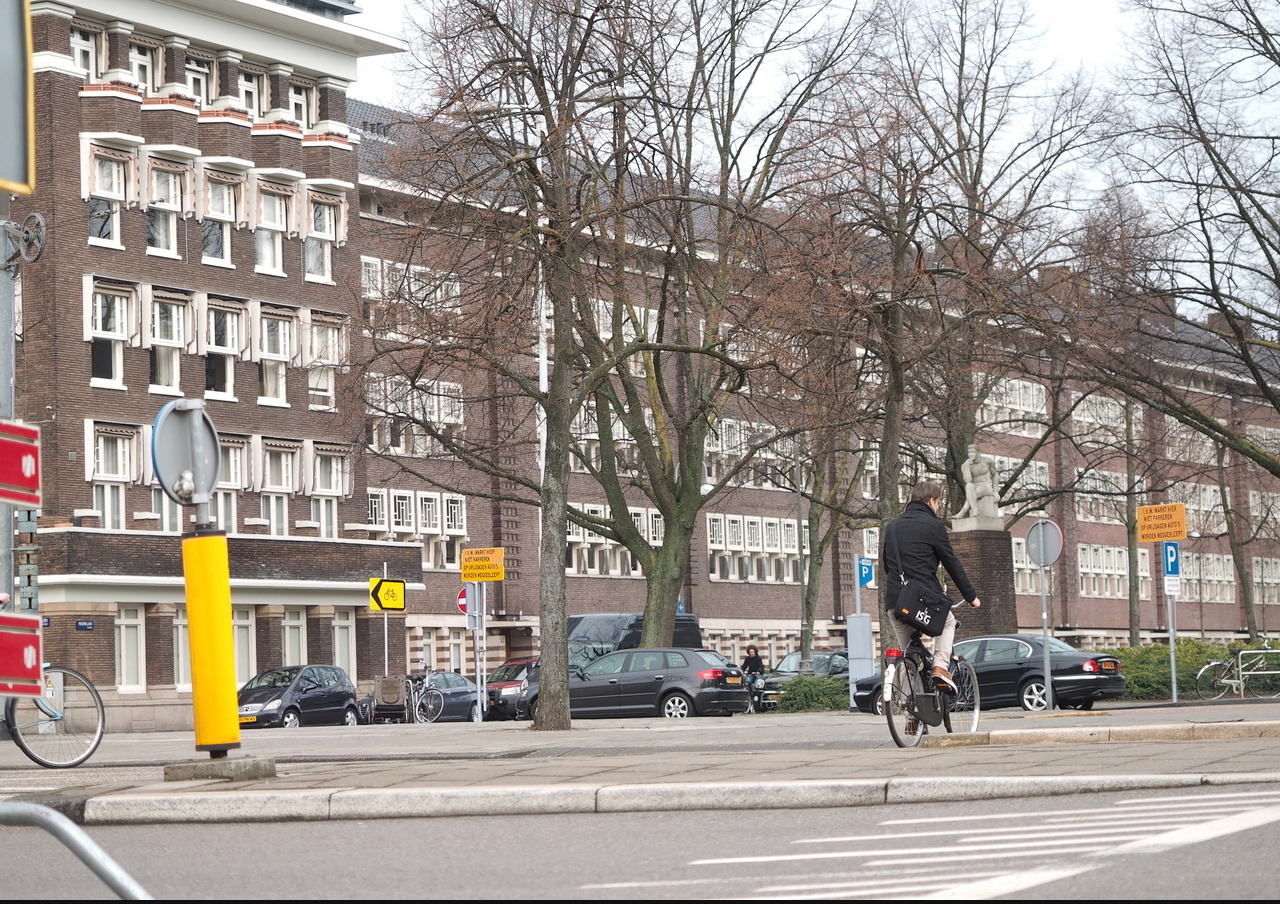
<file: index.html>
<!DOCTYPE HTML>
<html>
  <head>
    <link type="text/css" href="impage.css" rel="stylesheet">
  </head>
  <body>
    <div id='divElement'>
      <canvas id="myCanvas" width="1600" height="900"></canvas>
    </div>
    <div style="display:none">
      <canvas id="canvasVirtual" width="1600" height="800"></canvas>
    </div>
    <script src="simegraph1.js"></script>
    <script>

      var frameSpeed = 40;
      var sconf = {
        mask: "00FF00",
        fastDraw: true,
        addReverseJpgFiles: false,
        frameSpeed: frameSpeed,  // msec
        waitTimeStart: 4000,
        waitTimeRepeat: 6000,
        jpgColorMargin: 20,  
        filterDepth: 12,        // bit more filtering needed on the composite (this works as the cutmargin was increased from default)
        filterThreshold: 9
      };

     var compCoordinates = [
           {name:"P3260804.jpg", x:0,y:0,w:171,h:273, dx:307, dy:538},
           {name:"P3260803.jpg", x:171,y:0,w:138,h:266, dx:344, dy:524},
           {name:"P3260802.jpg", x:309,y:0,w:158,h:253, dx:340, dy:536},
           {name:"P3260801.jpg", x:467,y:0,w:165,h:256, dx:353, dy:536},
           {name:"P3260800.jpg", x:632,y:0,w:231,h:248, dx:312, dy:538},
           {name:"P3260799.jpg", x:863,y:0,w:226,h:251, dx:320, dy:538},
           {name:"P3260798.jpg", x:1089,y:0,w:178,h:244, dx:364, dy:536},
           {name:"P3260797.jpg", x:1267,y:0,w:192,h:245, dx:372, dy:538},
           {name:"P3260796.jpg", x:0,y:273,w:212,h:239, dx:375, dy:538},
           {name:"P3260795.jpg", x:212,y:273,w:197,h:237, dx:393, dy:541},
           {name:"P3260794.jpg", x:409,y:273,w:233,h:260, dx:382, dy:529},
           {name:"P3260793.jpg", x:642,y:273,w:194,h:236, dx:439, dy:542},
           {name:"P3260792.jpg", x:836,y:273,w:224,h:252, dx:433, dy:529},
           {name:"P3260791.jpg", x:1060,y:273,w:242,h:272, dx:439, dy:517},
           {name:"P3260790.jpg", x:1302,y:273,w:211,h:242, dx:459, dy:535},
           {name:"P3260789.jpg", x:0,y:545,w:211,h:253, dx:477, dy:527},
           {name:"P3260788.jpg", x:211,y:545,w:222,h:244, dx:490, dy:533},
           {name:"P3260787.jpg", x:433,y:545,w:231,h:245, dx:500, dy:532},
           {name:"P3260786.jpg", x:664,y:545,w:204,h:246, dx:517, dy:532},
           {name:"P3260785.jpg", x:868,y:545,w:204,h:242, dx:532, dy:535},
           {name:"P3260784.jpg", x:1072,y:545,w:196,h:237, dx:556, dy:538}
      ];


      var jpgFiles = [
          {name:"P3260805.jpg", time: frameSpeed*1.2}, // this first file is the base jpg (the whole scene)
          {name:"P3260804.jpg", time: frameSpeed*1.2}, // these next are masked out animation frames
          {name:"P3260803.jpg", time: frameSpeed*1.2},
          {name:"P3260802.jpg", time: frameSpeed*1.2},
          {name:"P3260801.jpg", time: frameSpeed*1.2},
          {name:"P3260800.jpg", time: frameSpeed*1.2},
          {name:"P3260799.jpg", time: frameSpeed*1.2},
          {name:"P3260798.jpg", time: frameSpeed*1.2},
          {name:"P3260797.jpg", time: frameSpeed*1.2},
          {name:"P3260796.jpg", time: frameSpeed*1.2},
          {name:"P3260795.jpg", time: frameSpeed*1.3},
          {name:"P3260794.jpg", time: frameSpeed*1.3},
          {name:"P3260793.jpg", time: frameSpeed*1.3},
          {name:"P3260792.jpg", time: frameSpeed*1.4},
          {name:"P3260791.jpg", time: frameSpeed*1.4},
          {name:"P3260790.jpg", time: frameSpeed*1.5},
          {name:"P3260789.jpg", time: frameSpeed*1.5},
          {name:"P3260788.jpg", time: frameSpeed*1.6},
          {name:"P3260787.jpg", time: frameSpeed*1.7},
          {name:"P3260786.jpg", time: frameSpeed*1.8},
          {name:"P3260785.jpg", time: frameSpeed*2.2},
          {name:"P3260784.jpg", time: frameSpeed*2.3},
          {name:"P3260785.jpg", time: frameSpeed*5.2},
          {name:"P3260786.jpg", time: frameSpeed*1.7}, // manually added the reverse jpgs, as I change the framespeed for the return walk
          {name:"P3260787.jpg", time: frameSpeed*1.5},
          {name:"P3260788.jpg", time: frameSpeed*1.3},
          {name:"P3260789.jpg", time: frameSpeed*1.2},
          {name:"P3260790.jpg", time: frameSpeed*1.1},
          {name:"P3260791.jpg", time: frameSpeed},
          {name:"P3260792.jpg", time: frameSpeed},
          {name:"P3260793.jpg", time: frameSpeed},
          {name:"P3260794.jpg", time: frameSpeed},
          {name:"P3260795.jpg", time: frameSpeed},
          {name:"P3260796.jpg", time: frameSpeed},
          {name:"P3260797.jpg", time: frameSpeed},
          {name:"P3260798.jpg", time: frameSpeed},
          {name:"P3260799.jpg", time: frameSpeed},
          {name:"P3260800.jpg", time: frameSpeed},
          {name:"P3260801.jpg", time: frameSpeed*1.1},
          {name:"P3260802.jpg", time: frameSpeed*1.2},
          {name:"P3260803.jpg", time: frameSpeed*1.3},
          {name:"P3260804.jpg", time: frameSpeed*1.2}
      ];

      simegraph(sconf, compCoordinates, jpgFiles);
    
    </script>
    
  </body>
</html>
</file>
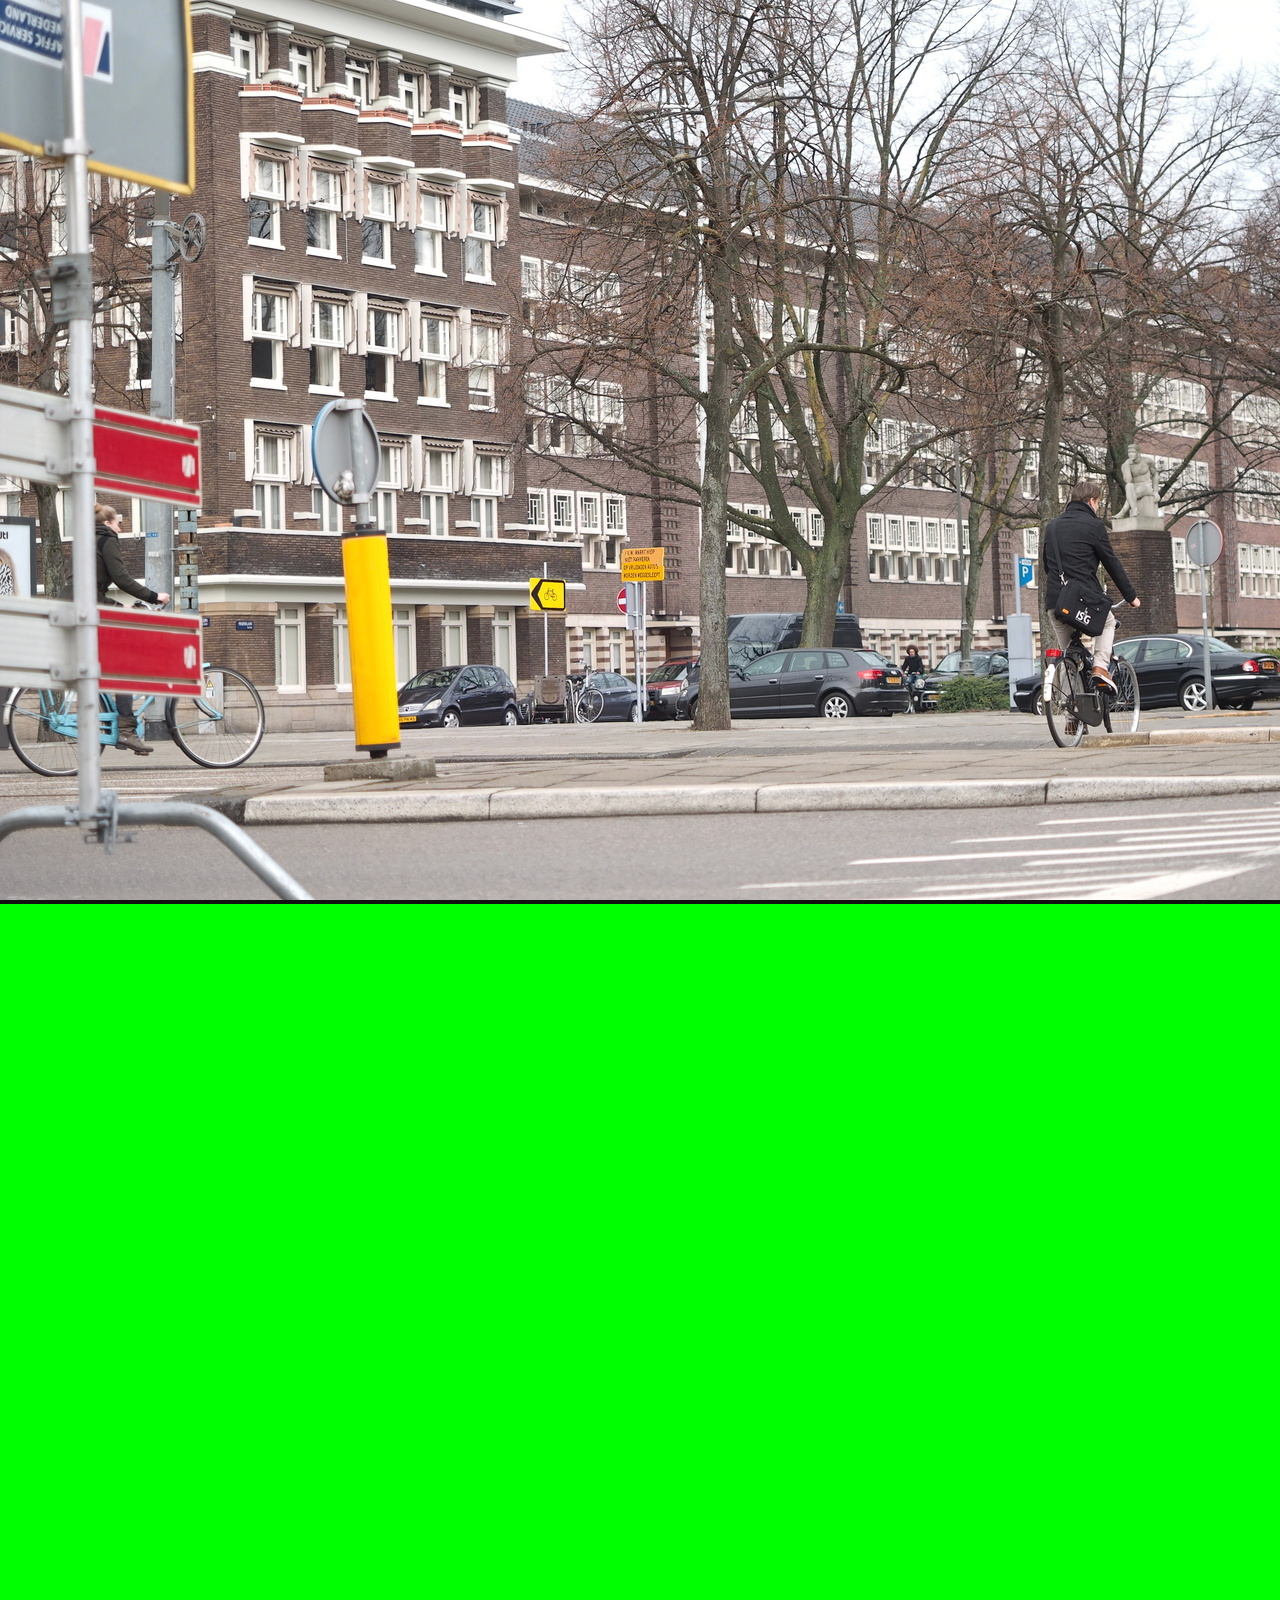
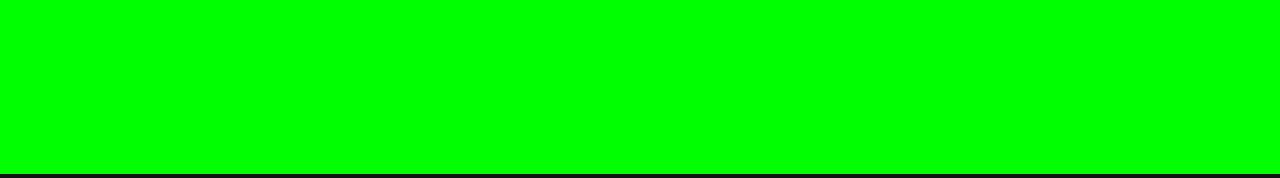
<file: cut.html>
<!DOCTYPE HTML>
<html>
  <head>
    <link type="text/css" href="impage.css" rel="stylesheet">
  </head>
  <body>
    <div>
      <canvas id="myCanvas" width="1600" height="900"></canvas>
    </div>
    <div>
      <canvas id="compositeCanvas" width="1660" height="870"></canvas>
    </div>
    <div style="display:none">
      <canvas id="canvasVirtual" width="1600" height="900"></canvas>
    </div>
    <script src="simegraph.js"></script>
    <script>

      var sconf = {
        mask: "00FF00",
        compositeDraw: true,
        addReverseJpgFiles: false,
        frameSpeed: 100,  // msec
        waitTimeStart: 1000,
        waitTimeRepeat: 0,
        jpgColorMargin: 10,  // typically range 1 to 10, depends on how well jpg's are rendered in various browsers
        filterDepth: 7,    // typically close to one jpg bock of 16 pixels
        filterThreshold: 5,
        cutMargin: 12       // example doesnt use so clean edges  - bit more margin for filter needed. Increased from 8 to 12
      };

      var compCoordinates = [
        {name:"", x:0,y:0,w:1600,h:900, dx:0, dy:0}
      ];

      var jpgFiles = [
          {name:"P3260805.jpg"}, // this first file is the base jpg (the whole scene)
          {name:"P3260804.jpg"}, // these next are masked out animation frames
          {name:"P3260803.jpg"},
          {name:"P3260802.jpg"},
          {name:"P3260801.jpg"},
          {name:"P3260800.jpg"},
          {name:"P3260799.jpg"},
          {name:"P3260798.jpg"},
          {name:"P3260797.jpg"},
          {name:"P3260796.jpg"},
          {name:"P3260795.jpg"},
          {name:"P3260794.jpg"},
          {name:"P3260793.jpg"},
          {name:"P3260792.jpg"},
          {name:"P3260791.jpg"},
          {name:"P3260790.jpg"},
          {name:"P3260789.jpg"},
          {name:"P3260788.jpg"},
          {name:"P3260787.jpg"},
          {name:"P3260786.jpg"},
          {name:"P3260785.jpg"},
          {name:"P3260784.jpg"}
      ];

      simegraph(sconf, compCoordinates, jpgFiles);
 
    </script>
  </body>
</html>
</file>
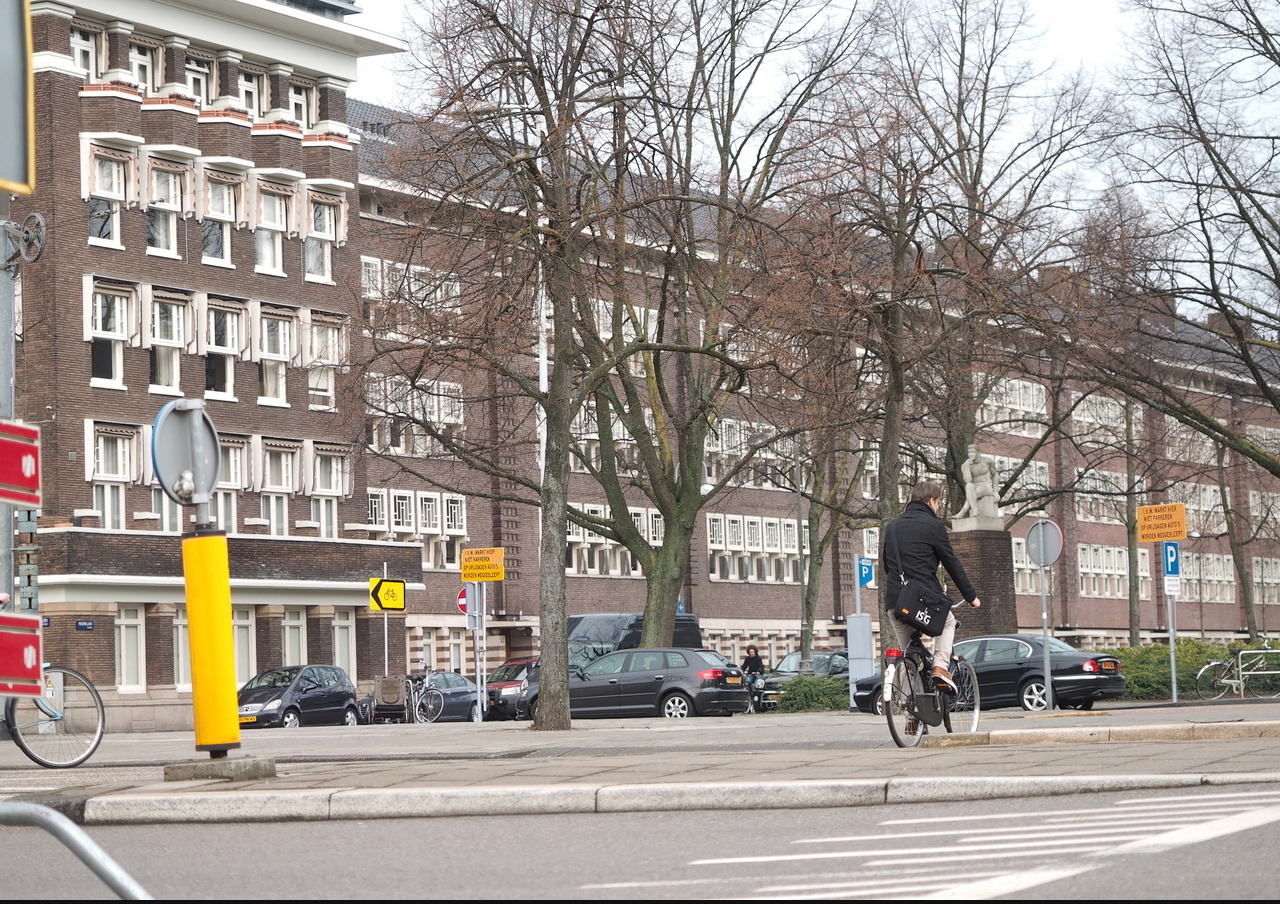
<file: dev.html>
<!DOCTYPE HTML>
<html>
  <head>
    <link type="text/css" href="impage.css" rel="stylesheet">
  </head>
  <body>
    <div id='divElement'>
      <canvas id="myCanvas" width="1600" height="900"></canvas>
    </div>
    <div style="display:block">
      <canvas id="canvasVirtual" width="1600" height="900"></canvas>
    </div>
    <script src="simegraph.js"></script>
    <script>
      
      var sconf = {
        mask: "00FF00",
        basicDraw: true,
        addReverseJpgFiles: true,
        frameSpeed: 500,  // msec
        waitTimeStart: 1000,
        waitTimeRepeat: 3000,
        jpgColorMargin: 10,  // check color profile used for the jpgs (not all browsers follow emnbedded color profile, use web-export srgb)  
        filterDepth: 7,    // typically close to halve of one jpg block of 16 pixels
        filterThreshold: 5
      };

      var compCoordinates = [
        {name:"", x:0,y:0,w:1600,h:900, dx:0, dy:0}
      ];

      var jpgFiles = [
          {name:"P3260805.jpg"},
          {name:"P3260804.jpg"},
          {name:"P3260803.jpg"},
          {name:"P3260802.jpg"},
          {name:"P3260801.jpg"},
          {name:"P3260800.jpg"},
          {name:"P3260799.jpg"},
          {name:"P3260798.jpg"},
          {name:"P3260797.jpg"},
          {name:"P3260796.jpg"},
          {name:"P3260795.jpg"},
          {name:"P3260794.jpg"},
          {name:"P3260793.jpg"},
          {name:"P3260792.jpg"},
          {name:"P3260791.jpg"},
          {name:"P3260790.jpg"},
          {name:"P3260789.jpg"},
          {name:"P3260788.jpg"},
          {name:"P3260787.jpg"},
          {name:"P3260786.jpg"},
          {name:"P3260785.jpg"},
          {name:"P3260784.jpg"}
      ];

      simegraph(sconf, compCoordinates, jpgFiles);

    </script>
  </body>
</html>
</file>
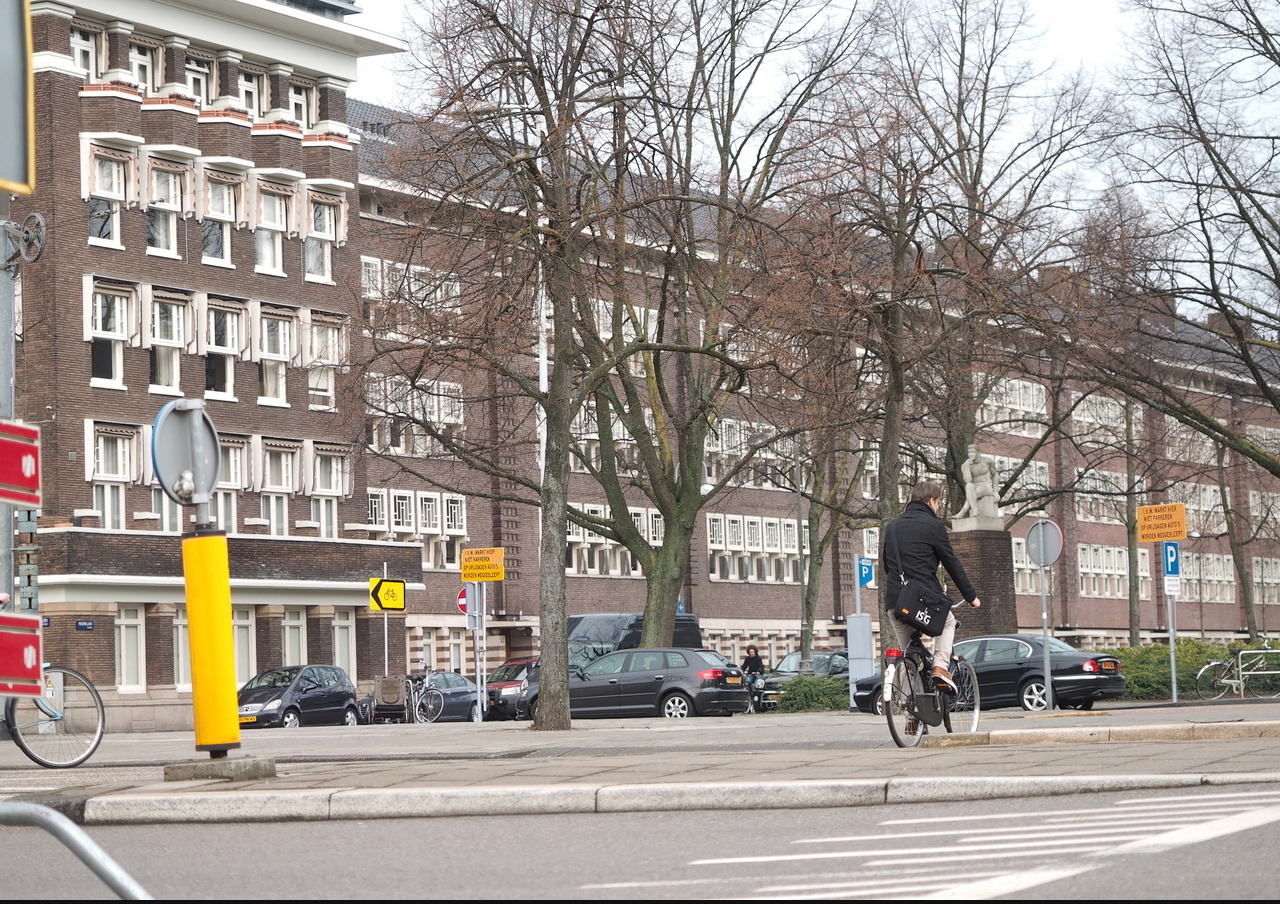
<file: fast.html>
<!DOCTYPE HTML>
<html>
  <head>
    <link type="text/css" href="impage.css" rel="stylesheet">
  </head>
  <body>
    <div id='divElement'>
      <canvas id="myCanvas" width="1600" height="900"></canvas>
    </div>
    <div style="display:none">
      <canvas id="canvasVirtual" width="1600" height="800"></canvas>
    </div>
    <script src="simegraph.js"></script>
    <script>

      var frameSpeed = 40;
      var sconf = {
        mask: "00FF00",
        fastDraw: true,
        addReverseJpgFiles: false,
        frameSpeed: frameSpeed,  // msec
        waitTimeStart: 4000,
        waitTimeRepeat: 6000,
        jpgColorMargin: 20,  
        filterDepth: 12,        // bit more filtering needed on the composite (this works as the cutmargin was increased from default)
        filterThreshold: 9
      };

     var compCoordinates = [
           {name:"P3260804.jpg", x:0,y:0,w:171,h:273, dx:307, dy:538},
           {name:"P3260803.jpg", x:171,y:0,w:138,h:266, dx:344, dy:524},
           {name:"P3260802.jpg", x:309,y:0,w:158,h:253, dx:340, dy:536},
           {name:"P3260801.jpg", x:467,y:0,w:165,h:256, dx:353, dy:536},
           {name:"P3260800.jpg", x:632,y:0,w:231,h:248, dx:312, dy:538},
           {name:"P3260799.jpg", x:863,y:0,w:226,h:251, dx:320, dy:538},
           {name:"P3260798.jpg", x:1089,y:0,w:178,h:244, dx:364, dy:536},
           {name:"P3260797.jpg", x:1267,y:0,w:192,h:245, dx:372, dy:538},
           {name:"P3260796.jpg", x:0,y:273,w:212,h:239, dx:375, dy:538},
           {name:"P3260795.jpg", x:212,y:273,w:197,h:237, dx:393, dy:541},
           {name:"P3260794.jpg", x:409,y:273,w:233,h:260, dx:382, dy:529},
           {name:"P3260793.jpg", x:642,y:273,w:194,h:236, dx:439, dy:542},
           {name:"P3260792.jpg", x:836,y:273,w:224,h:252, dx:433, dy:529},
           {name:"P3260791.jpg", x:1060,y:273,w:242,h:272, dx:439, dy:517},
           {name:"P3260790.jpg", x:1302,y:273,w:211,h:242, dx:459, dy:535},
           {name:"P3260789.jpg", x:0,y:545,w:211,h:253, dx:477, dy:527},
           {name:"P3260788.jpg", x:211,y:545,w:222,h:244, dx:490, dy:533},
           {name:"P3260787.jpg", x:433,y:545,w:231,h:245, dx:500, dy:532},
           {name:"P3260786.jpg", x:664,y:545,w:204,h:246, dx:517, dy:532},
           {name:"P3260785.jpg", x:868,y:545,w:204,h:242, dx:532, dy:535},
           {name:"P3260784.jpg", x:1072,y:545,w:196,h:237, dx:556, dy:538}
      ];


      var jpgFiles = [
          {name:"P3260805.jpg", time: frameSpeed*1.2}, // this first file is the base jpg (the whole scene)
          {name:"P3260804.jpg", time: frameSpeed*1.2}, // these next are masked out animation frames
          {name:"P3260803.jpg", time: frameSpeed*1.2},
          {name:"P3260802.jpg", time: frameSpeed*1.2},
          {name:"P3260801.jpg", time: frameSpeed*1.2},
          {name:"P3260800.jpg", time: frameSpeed*1.2},
          {name:"P3260799.jpg", time: frameSpeed*1.2},
          {name:"P3260798.jpg", time: frameSpeed*1.2},
          {name:"P3260797.jpg", time: frameSpeed*1.2},
          {name:"P3260796.jpg", time: frameSpeed*1.2},
          {name:"P3260795.jpg", time: frameSpeed*1.3},
          {name:"P3260794.jpg", time: frameSpeed*1.3},
          {name:"P3260793.jpg", time: frameSpeed*1.3},
          {name:"P3260792.jpg", time: frameSpeed*1.4},
          {name:"P3260791.jpg", time: frameSpeed*1.4},
          {name:"P3260790.jpg", time: frameSpeed*1.5},
          {name:"P3260789.jpg", time: frameSpeed*1.5},
          {name:"P3260788.jpg", time: frameSpeed*1.6},
          {name:"P3260787.jpg", time: frameSpeed*1.7},
          {name:"P3260786.jpg", time: frameSpeed*1.8},
          {name:"P3260785.jpg", time: frameSpeed*2.2},
          {name:"P3260784.jpg", time: frameSpeed*2.3},
          {name:"P3260785.jpg", time: frameSpeed*5.2},
          {name:"P3260786.jpg", time: frameSpeed*1.7}, // manually added the reverse jpgs, as I change the framespeed for the return walk
          {name:"P3260787.jpg", time: frameSpeed*1.5},
          {name:"P3260788.jpg", time: frameSpeed*1.3},
          {name:"P3260789.jpg", time: frameSpeed*1.2},
          {name:"P3260790.jpg", time: frameSpeed*1.1},
          {name:"P3260791.jpg", time: frameSpeed},
          {name:"P3260792.jpg", time: frameSpeed},
          {name:"P3260793.jpg", time: frameSpeed},
          {name:"P3260794.jpg", time: frameSpeed},
          {name:"P3260795.jpg", time: frameSpeed},
          {name:"P3260796.jpg", time: frameSpeed},
          {name:"P3260797.jpg", time: frameSpeed},
          {name:"P3260798.jpg", time: frameSpeed},
          {name:"P3260799.jpg", time: frameSpeed},
          {name:"P3260800.jpg", time: frameSpeed},
          {name:"P3260801.jpg", time: frameSpeed*1.1},
          {name:"P3260802.jpg", time: frameSpeed*1.2},
          {name:"P3260803.jpg", time: frameSpeed*1.3},
          {name:"P3260804.jpg", time: frameSpeed*1.2}
      ];

      simegraph(sconf, compCoordinates, jpgFiles);
    
    </script>
    
  </body>
</html>
</file>
<file: impage.css>
body {
    margin: 0px;
    padding: 0px;
    background-color: #111;
}

.section { height: 100vh; }

#divElement{
    position: absolute;
    top: 50%;
    left: 50%;
    margin-top: -450px;
    margin-left: -800px;
    width: 1600px;
    height: 900px;
}​
</file>
